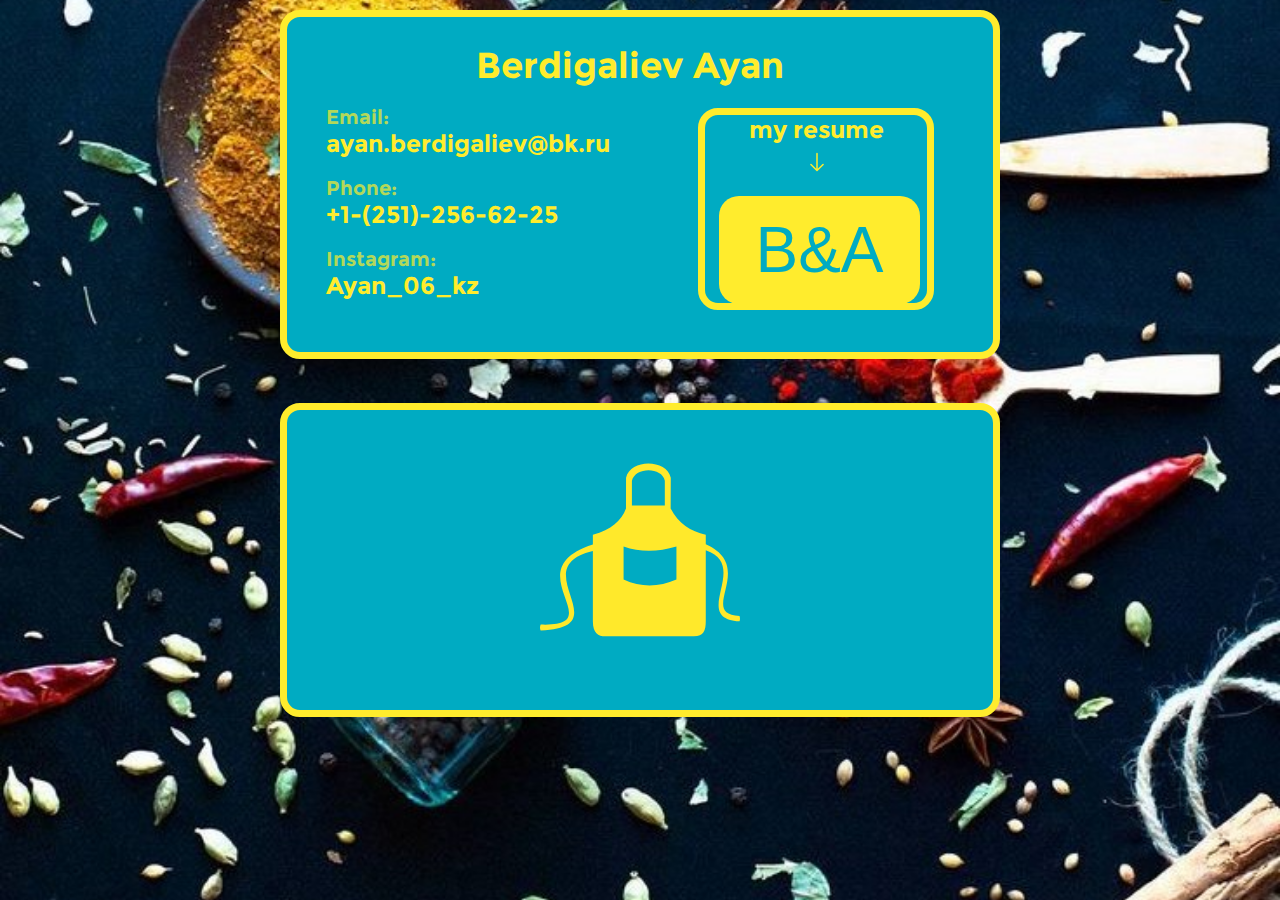
<file: index.html>
<!DOCTYPE html>
<html lang="en">

<head>
  <meta charset="UTF-8">
  <meta http-equiv="X-UA-Compatible" content="IE=edge">
  <meta name="viewport" content="width=device-width, initial-scale=1.0">
  <link rel="stylesheet" href="./css/style.css">
  <link rel="stylesheet" href="./fonts/Montserrat-Bold.ttf">
  <title>Учеба</title>
</head>

<body>
  <div class="face-side-resume">
    <h1>Berdigaliev Ayan</h1>
    <div class="conteiner">
      <div class="resume-conection">
        <div class="conection-info">
          <p class="key-text">Email:</p>
          <p class="value-text">ayan.berdigaliev@bk.ru</p>
        </div>
        <div class="conection-info">
          <p class="key-text">Phone:</p>
          <p class="value-text">+1-(251)-256-62-25</p>
        </div>
        <div class="conection-info">
          <p class="key-text">Instagram:</p>
          <p class="value-text">Ayan_06_kz</p>
        </div>
      </div>
      <div class="check-resume">
        <p class="value-text nav-resume-text">my resume</p>
        <img src="./img/arrowdown.svg" class="arrow-down">
        <a href="./resume/resume.html"><button class="btn-resume">B&A</button></a>
      </div>
    </div>
  </div>
  <div class="back-side-resume">
    <img src="./img/kitchen-apron-svgrepo-com.svg" class="fartuk">
  </div>
  <script></script>
</body>

</html>
</file>
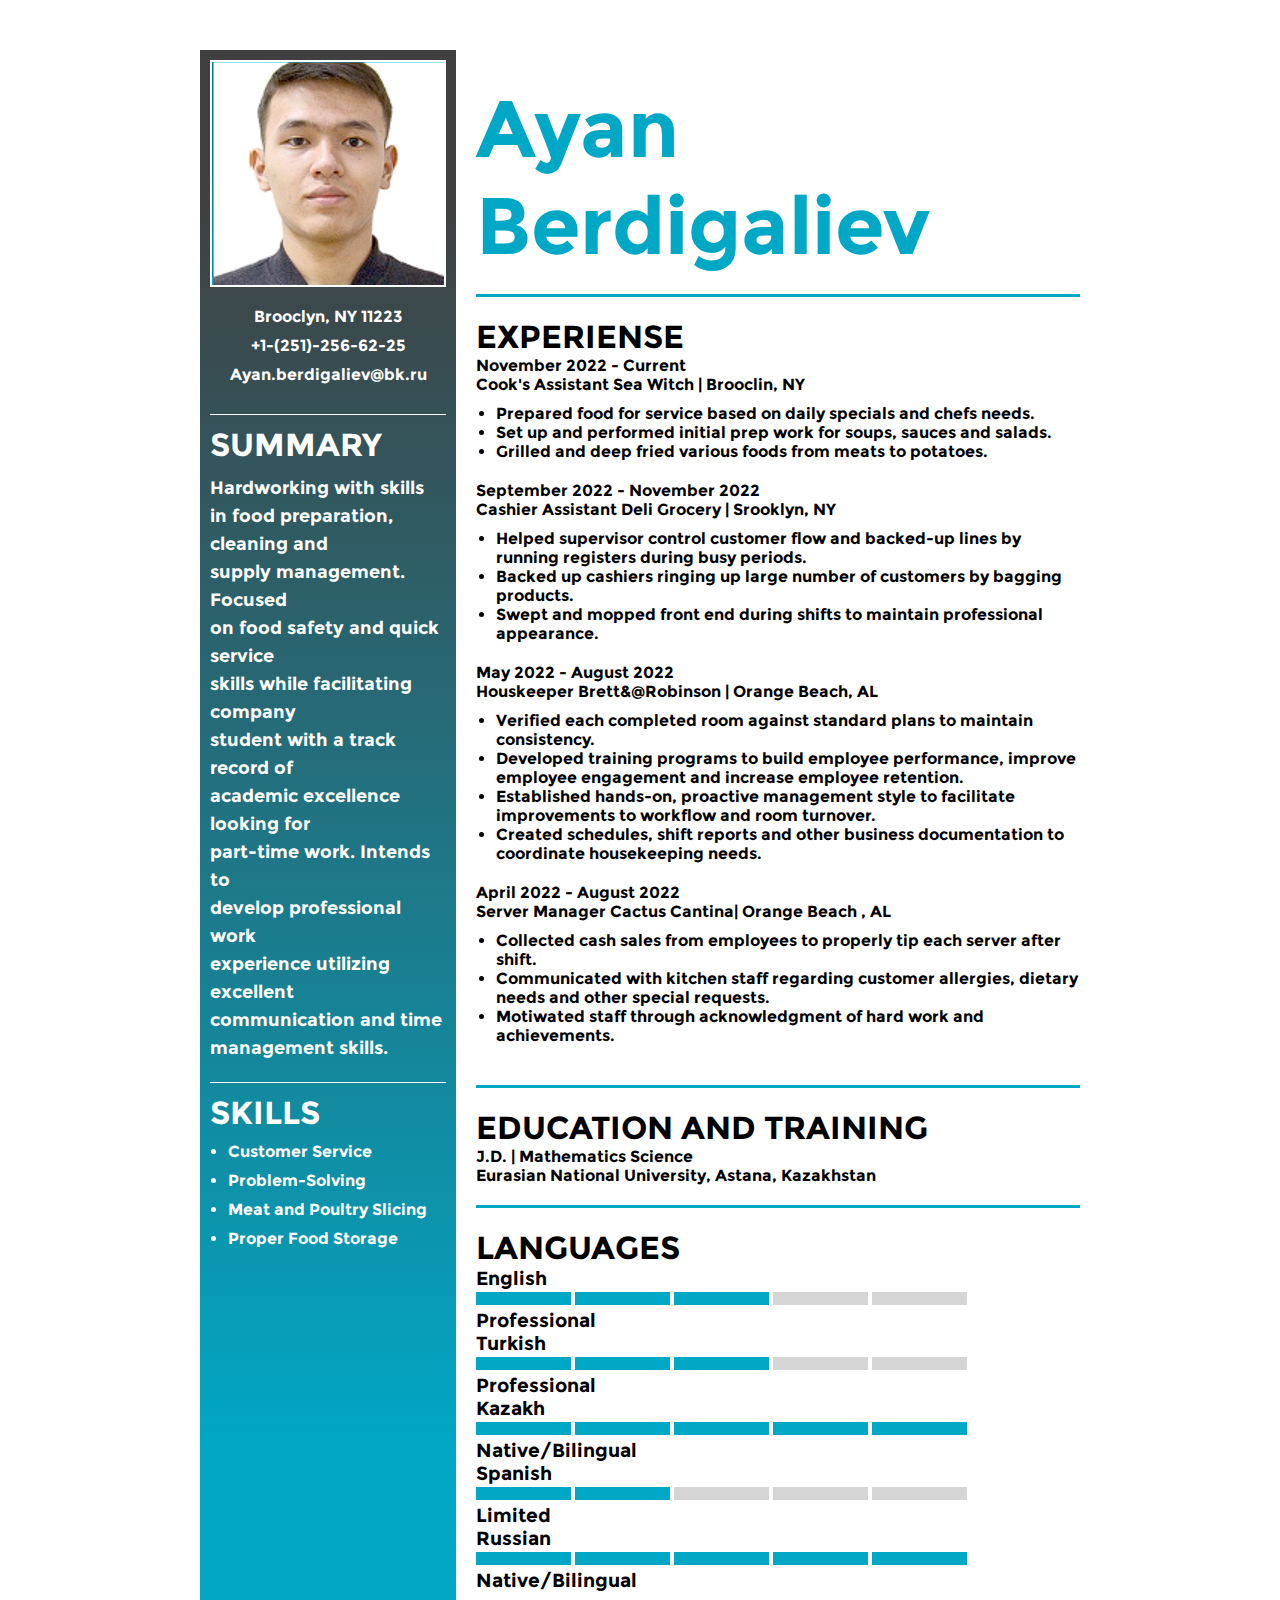
<file: resume/resume.html>
<!DOCTYPE html>
<html lang="en">

<head>
  <meta charset="UTF-8">
  <meta http-equiv="X-UA-Compatible" content="IE=edge">
  <meta name="viewport" content="width=device-width, initial-scale=1.0">
  <link rel="stylesheet" href="styleresume.css">
  <title>Document</title>
</head>

<body>
  <div class="resume">
    <div class="resume__skils-container">
      <img src="./img-resume/face-img.png" class="face-img">
      <div class="resume__classic-info">
        <p class="text__classic-info">Brooclyn, NY 11223</p>
        <p class="text__classic-info">+1-(251)-256-62-25</p>
        <p class="text__classic-info">Ayan.berdigaliev@bk.ru</p>
      </div>
      <div class="text-summary">
        <h1 class="head-summary">SUMMARY</h1>
        <p class="text-summary-content">Hardworking with skills<br>
          in food preparation, cleaning and<br>
          supply management. Focused<br>
          on food safety and quick service<br>

          skills while facilitating company<br>
          student with a track record of<br>
          academic excellence looking for<br>
          part-time work. Intends to<br>
          develop professional work<br>
          experience utilizing excellent<br>
          communication and time<br>
          management skills.</p>
      </div>
      <div class="skils-container-text">
        <h1 class="head-summary head-skils">SKILLS</h1>
        <ul class="skils-list">
          <li class="skils-list__item">Customer Service</li>
          <li class="skils-list__item">Problem-Solving</li>
          <li class="skils-list__item">Meat and Poultry Slicing</li>
          <li class="skils-list__item">Proper Food Storage</li>
        </ul>
      </div>
    </div>
    <div class="resume__text-info">
      <div class="resume-name-conteiner">
        <h1 class="resume-name-user">Ayan Berdigaliev</h1>
      </div>
      <div class="resume__text-experience">
        <h1>EXPERIENSE</h1>
        <p>November 2022 - Current</p>
        <p><b>Cook's Assistant Sea Witch</b> | Brooclin, NY</p>
        <ul class="work-list">
          <li>Prepared food for service based on daily specials and chefs needs.</li>
          <li>Set up and performed initial prep work for soups, sauces and salads.</li>
          <li>Grilled and deep fried various foods from meats to potatoes.</li>
        </ul>
        <p>September 2022 - November 2022</p>
        <p><b>Cashier Assistant Deli Grocery</b> | Srooklyn, NY</p>
        <ul class="work-list">
          <li>Helped supervisor control customer flow and backed-up lines by running
            registers during busy periods.</li>
          <li>Backed up cashiers ringing up large number of customers by bagging
            products.</li>
          <li>Swept and mopped front end during shifts to maintain professional
            appearance.</li>
        </ul>
        <p>May 2022 - August 2022</p>
        <p><b>Houskeeper Brett&@Robinson</b> | Orange Beach, AL</p>
        <ul class="work-list">
          <li>Verified each completed room against standard plans to maintain
            consistency.</li>
          <li>Developed training programs to build employee performance, improve
            employee engagement and increase employee retention.</li>
          <li>Established hands-on, proactive management style to facilitate
            improvements to workflow and room turnover.</li>
          <li>Created schedules, shift reports and other business documentation to
            coordinate housekeeping needs.</li>
        </ul>
        <p>April 2022 - August 2022</p>
        <p><b>Server Manager Cactus Cantina</b>| Orange Beach , AL</p>
        <ul class="work-list">
          <li>Collected cash sales from employees to properly tip each server after
            shift.</li>
          <li>Communicated with kitchen staff regarding customer allergies, dietary
            needs and other special requests.</li>
          <li>Motiwated staff through acknowledgment of hard work and achievements.</li>
        </ul>
      </div>
      <div class="resume__text-education">
        <h1>EDUCATION AND TRAINING</h1>
        <p><b>J.D.</b> | Mathematics Science</p>
        <p>Eurasian National University, Astana, Kazakhstan</p>
      </div>
      <div class="languages">
        <h1>LANGUAGES</h1>
        <ul class="list-lang">
          <li>
            <h3>English</h3>
            <div class="box-lvl-conteiner">
              <div class="box-lvl"></div>
              <div class="box-lvl"></div>
              <div class="box-lvl"></div>
              <div class="box-lvl gray"></div>
              <div class="box-lvl gray"></div>
            </div>
            <p class="lvl-lang">Professional</p>
          </li>
          <li>
            <h3>Turkish</h3>
            <div class="box-lvl-conteiner">
              <div class="box-lvl"></div>
              <div class="box-lvl"></div>
              <div class="box-lvl"></div>
              <div class="box-lvl gray"></div>
              <div class="box-lvl gray"></div>
            </div>
            <p class="lvl-lang">Professional</p>
          </li>
          <li>
            <h3>Kazakh</h3>
            <div class="box-lvl-conteiner">
              <div class="box-lvl"></div>
              <div class="box-lvl"></div>
              <div class="box-lvl"></div>
              <div class="box-lvl"></div>
              <div class="box-lvl"></div>
            </div>
            <p class="lvl-lang">Native/Bilingual</p>
          </li>
          <li>
            <h3>Spanish</h3>
            <div class="box-lvl-conteiner">
              <div class="box-lvl"></div>
              <div class="box-lvl"></div>
              <div class="box-lvl gray"></div>
              <div class="box-lvl gray"></div>
              <div class="box-lvl gray"></div>
            </div>
            <p class="lvl-lang">Limited</p>
          </li>
          <li>
            <h3>Russian</h3>
            <div class="box-lvl-conteiner">
              <div class="box-lvl"></div>
              <div class="box-lvl"></div>
              <div class="box-lvl"></div>
              <div class="box-lvl"></div>
              <div class="box-lvl"></div>
            </div>
            <p class="lvl-lang">Native/Bilingual</p>
          </li>
        </ul>
      </div>
    </div>
  </div>
</body>

</html>
</file>
<file: css/style.css>
@font-face {
  font-family: 'Montserrat-Bold';
  src: url('../fonts/Montserrat-Bold.ttf') format('truetype');
  font-style: normal;
  font-weight: normal;
}

* {
  box-sizing: border-box;
  margin: 0;
  padding: 0;
}

body {
  background-image: url(../img/background-body.jpg);
  background-size: 100%;
  padding: 0 20px;
  background-position: center center;
  background-repeat: no-repeat;
  background-attachment: fixed;
  background-size: cover;
  font-family: 'Montserrat-Bold';
}

.face-side-resume {
  max-width: 720px;
  border: solid 7px #ffec2d;
  border-radius: 20px;
  background-color: #00abc2;
  padding: 26px 59px 21px 39px;
  margin: 10px auto 44px auto;
}

.back-side-resume {
  max-width: 720px;
  height: 314px;
  border: solid 7px #ffec2d;
  border-radius: 20px;
  background-color: #00abc2;
  margin: 0 auto;
  text-align: center;
  padding: 40px;
}

.conteiner {
  display: flex;
}

h1 {
  color: #ffec2d;
  font-size: 36px;
  text-align: center;
}

.key-text {
  color: #b2d85a;
  font-size: 20px;
}

.value-text {
  color: #ffec2d;
  font-size: 24px;
}

.conection-info {
  margin-top: 18px;
}

.check-resume {
  width: 244px;
  height: 202px;
  border: solid 7px #ffec2d;
  background-color: #00abc2;
  border-radius: 20px;
  margin: 21px 0 21px 88px;
}

.btn-resume {
  color: #00abc2;
  background-color: #ffec2d;
  border: none;
  border-radius: 20px;
  width: 201px;
  height: 108px;
  font-size: 64px;
  margin: 18px 0 0 14px;
}

.nav-resume-text {
  text-align: center;
}

.arrow-down {
  text-align: center;
  color: #ffec2d;
  margin: 6px 0 0 100px;
}

.fartuk {
  width: 200px;
  height: 200px;
  filter: invert(87%) sepia(85%) saturate(3959%) hue-rotate(327deg) brightness(105%) contrast(110%);
}

@media (max-width: 770px) {
  .back-side-resume {
    max-width: 500px;
  }

  .face-side-resume {
    max-width: 500px;
    padding: 26px 30px 21px 39px;
  }

  .check-resume {
    width: 200px;
    height: 160px;
    margin: 21px 0 21px 20px;
  }

  .btn-resume {
    width: 100px;
    height: 80px;
    font-size: 50px;
    margin: 0 0 0 20px;
  }

  .arrow-down {
    text-align: center;
    color: #ffec2d;
    margin: 6px 0 0 63px;
  }
}

@media (max-width: 530px) {
  .conteiner {
    flex-direction: column;
    align-items: center;
  }

  .check-resume {
    width: 200px;
    height: 160px;
    margin: 21px 0 21px 20px;
  }

  .btn-resume {
    margin: 2px 0 0 43px;
  }

  .arrow-down {
    margin: 6px 0 0 80px;
  }
}
</file>
<file: resume/styleresume.css>
@font-face {
  font-family: 'Montserrat-Bold';
  src: url('../fonts/Montserrat-Bold.ttf') format('truetype');
  font-style: normal;
  font-weight: normal;
}

* {
  box-sizing: border-box;
  margin: 0;
  padding: 0;
}

body {
  padding: 50px 200px;
  font-family: 'Montserrat-Bold';
}

.resume {
  display: flex;
}

.resume__skils-container {
  background: linear-gradient(to bottom, #404040 10%, #00a8c6 90%);
  padding: 10px;
  color: white;
}

.face-img {
  border: solid 2px white;
  margin-bottom: 30px;
  display: block;
  margin: 0 auto;
}

.resume__classic-info {
  border-bottom: solid 1px white;
  padding: 10px;
  padding-bottom: 30px;
}

.head-summary {
  margin-top: 10px;
}

.text-summary {
  border-bottom: solid 1px white;
}

.text-summary-content {
  margin: 10px 0 20px 0;
  font-size: 18px;
  line-height: 28px;
}

.text__classic-info {
  text-align: center;
  margin-top: 10px;
}

.resume-name-user {
  margin-top: 10px;
  font-size: 80px;
}

.resume-name-conteiner {
  margin-left: 20px;
  padding: 20px 0 20px 0;
  border-bottom: solid 3px #00a8c6;
  color: #00a8c6;
}

.resume__text-experience {
  margin-left: 20px;
  padding: 20px 0 20px 0;
  border-bottom: solid 3px #00a8c6;
}

.work-list {
  margin: 10px 0 20px 20px;
}

.resume__text-education {
  margin-left: 20px;
  padding: 20px 0 20px 0;
  border-bottom: solid 3px #00a8c6;
}

.languages {
  margin-left: 20px;
  padding: 20px 0 20px 0;
}

.list-lang {
  list-style-type: none;
}

.box-lvl {
  width: 95px;
  height: 13px;
  background: #00a8c6;
  display: inline-block;
}

.gray {
  background: #d5d5d5;
}

.lvl-lang {
  font-size: 19px;
}

.head-skils {
  margin-bottom: 10px;
}

.skils-list {
  margin-left: 18px;
}

.skils-list__item {
  margin-top: 10px;
}

/* медиа запросы */

@media (max-width: 1200px) {
  body {
    padding: 50px 50px;
  }
}
</file>
